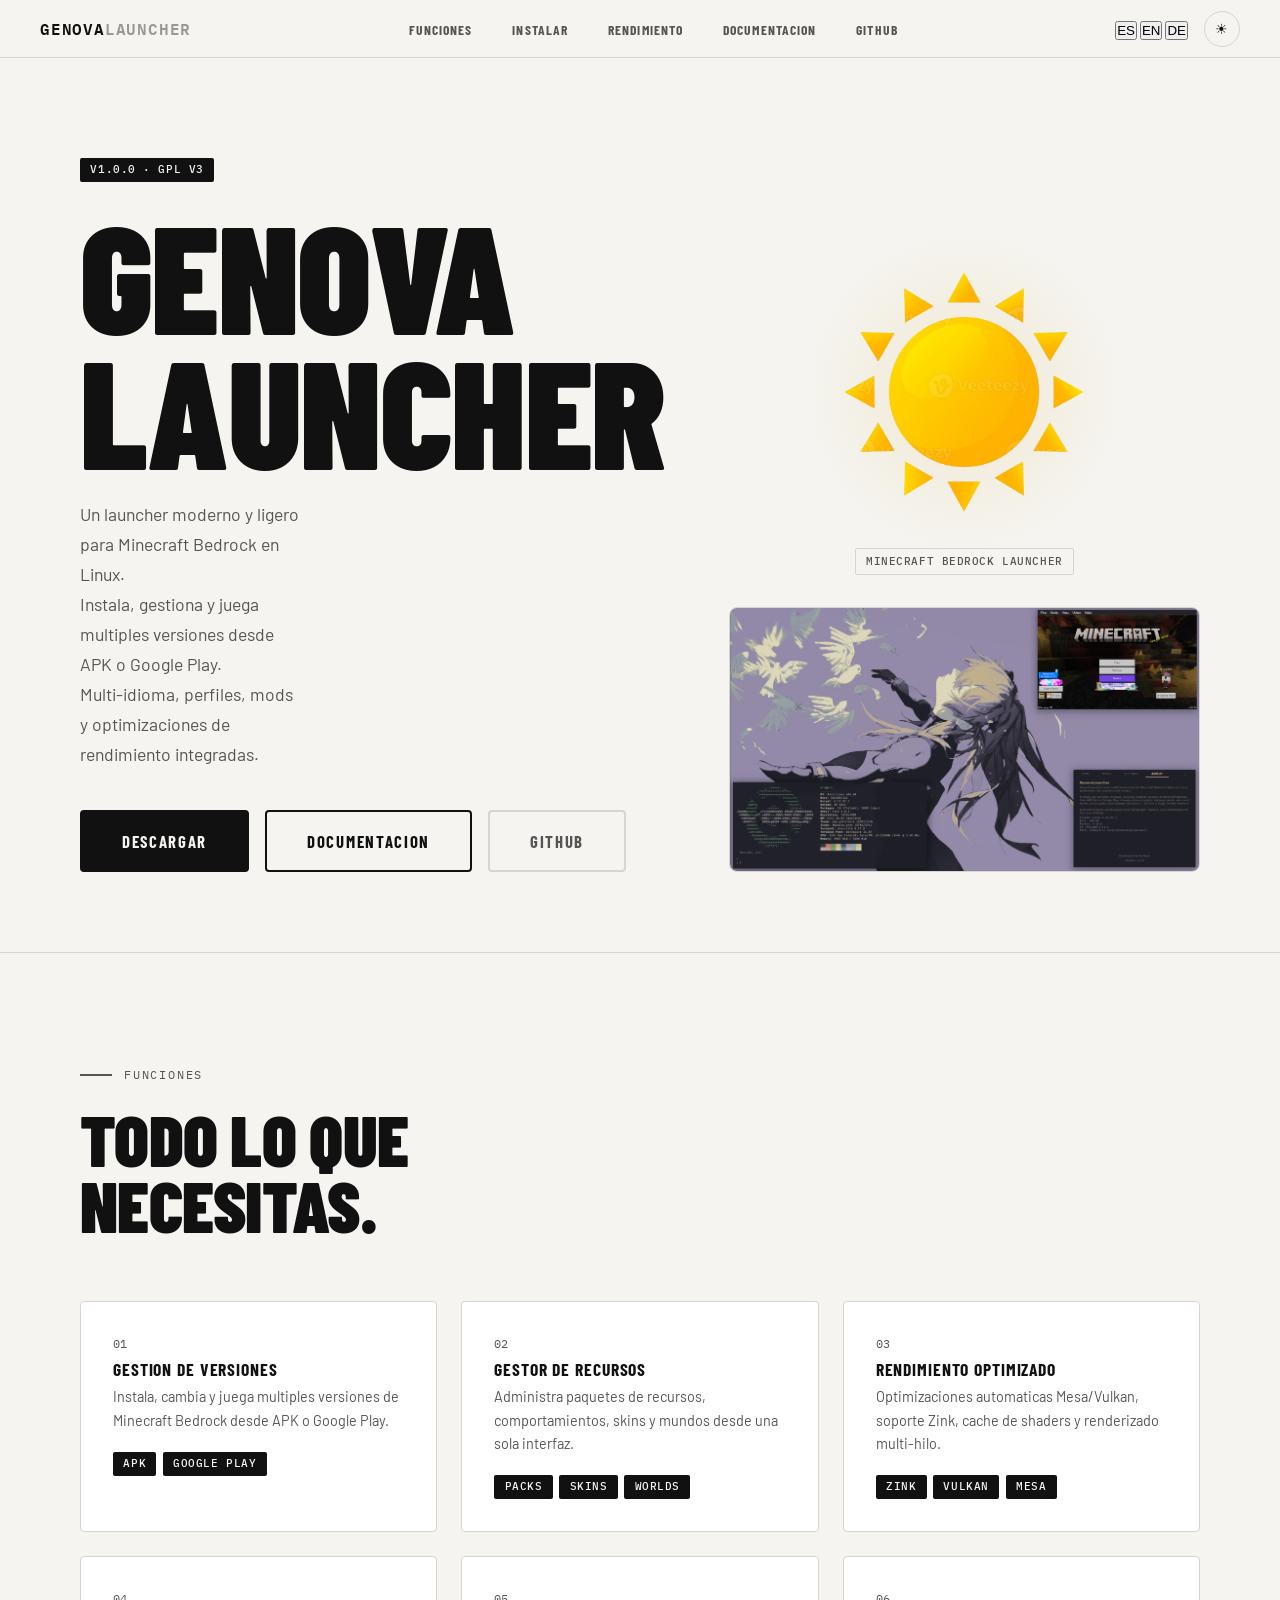
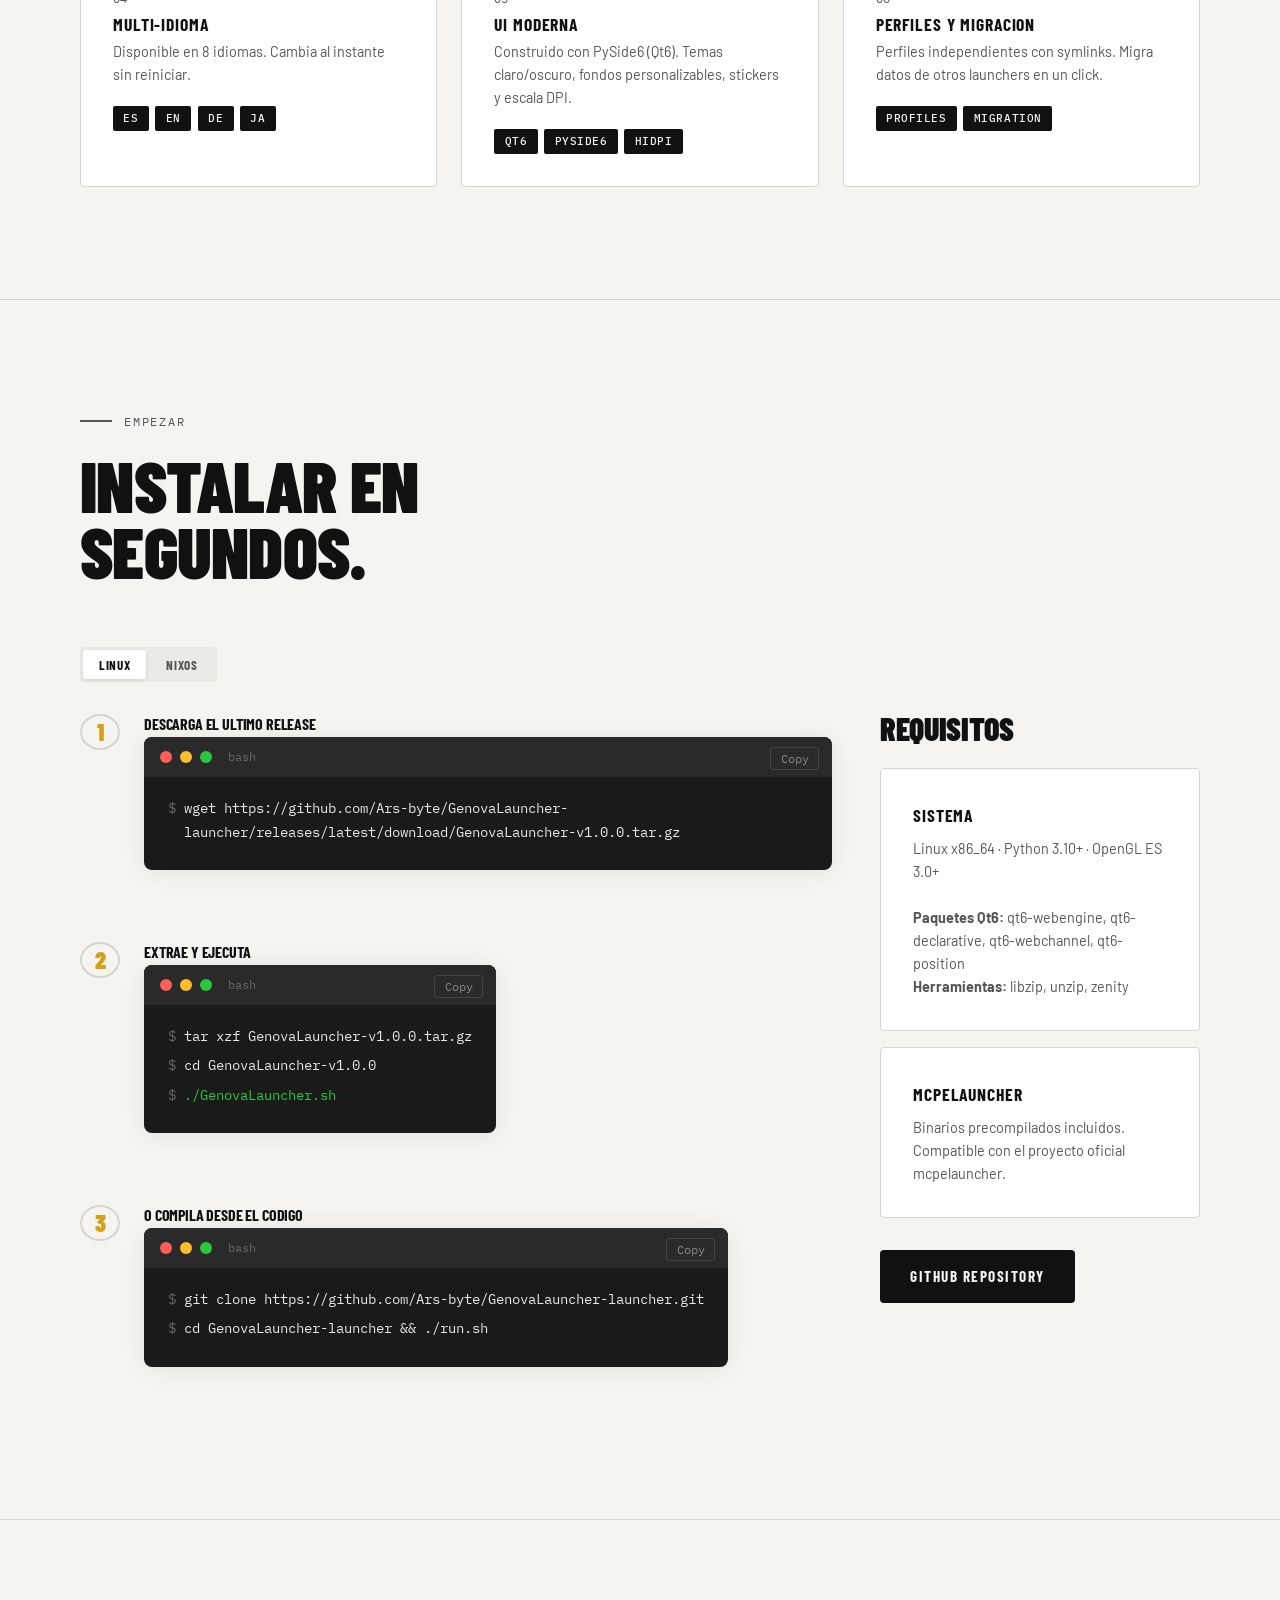
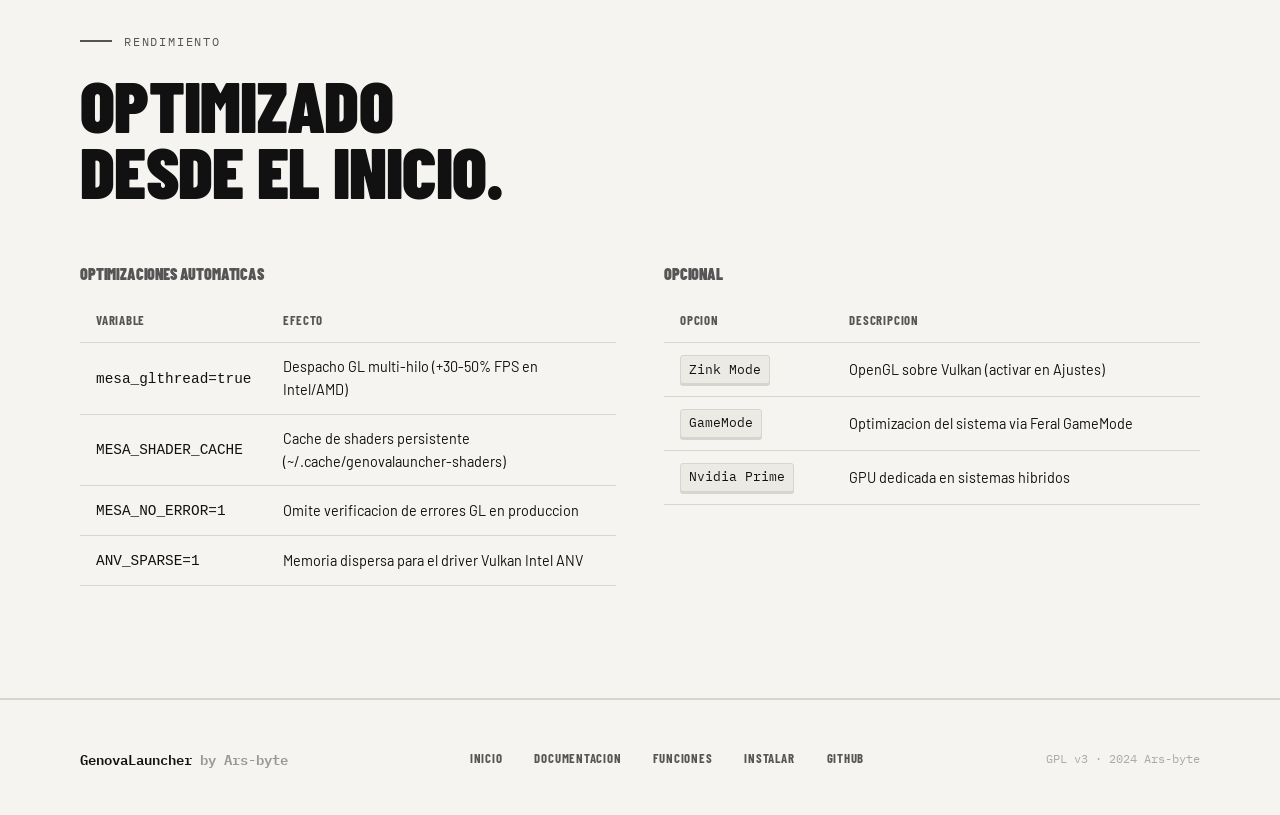
<file: index.html>
<!DOCTYPE html>
<html lang="es" data-theme="light">
<head>
  <meta charset="UTF-8" />
  <meta name="viewport" content="width=device-width, initial-scale=1.0" />
  <title>GenovaLauncher — Minecraft Bedrock Launcher for Linux</title>
  <meta name="description" content="A modern graphical launcher for Minecraft Bedrock Edition on Linux. Install, manage and play multiple versions from APK or Google Play." />
  <link rel="icon" type="image/png" href="assets/icon.png" />
  <link rel="stylesheet" href="css/base.css" />
  <link rel="stylesheet" href="css/components.css" />
  <link rel="stylesheet" href="css/layout.css" />
  <style>
    .hero__subtitle { font-size:1.1rem; color:var(--fg-muted); line-height:1.7; max-width:480px; margin: 1.5rem 0; }
    .features-grid { display: grid; grid-template-columns: repeat(3, 1fr); gap: 1.5rem; margin-top: 3rem; }
    .feature-block { background: var(--bg-card); border:1px solid var(--border); border-radius:var(--radius); padding:2rem; transition:all var(--transition); }
    .feature-block:hover { border-color: var(--fg); transform: translateY(-4px); box-shadow: var(--shadow); }
    .feature-block__num { font-family:'IBM Plex Mono',monospace; font-size:0.75rem; color:var(--fg-muted); margin-bottom:0.5rem; }
    .feature-block__title { font-family:'Barlow Condensed',sans-serif; font-weight:700; font-size:1.1rem; text-transform:uppercase; letter-spacing:0.05em; margin-bottom:0.5rem; }
    .feature-block__text { font-size:0.9rem; color:var(--fg-muted); line-height:1.6; margin-bottom:1rem; }
    .feature-block__tags { display:flex; flex-wrap:wrap; gap:0.4rem; }
    .install-grid { display: grid; grid-template-columns: 1fr 320px; gap: 3rem; margin-top: 2rem; }
    .install-steps { display: flex; flex-direction: column; gap: 2rem; }
    .install-step { display: flex; gap: 1.5rem; }
    .install-step__num { font-family:'Barlow Condensed',sans-serif; font-weight:900; font-size:1.5rem; min-width:40px; color:var(--accent); }
    .install-step h4 { font-size:1rem; margin-bottom:0.25rem; }
    .install-step p { font-size:0.9rem; color:var(--fg-muted); margin-bottom:0.75rem; }
    .controls-grid { display: grid; grid-template-columns: 1fr 1fr; gap: 3rem; margin-top: 2rem; }
    .hero__glow { position: relative; display: inline-block; }
    .hero__icon { width: 280px; height: 280px; border-radius: 20%; animation: float 4s ease-in-out infinite; }
    .hero__glow::after {
      content: ''; position: absolute; inset: -20px;
      background: radial-gradient(circle, var(--accent) 0%, transparent 70%);
      opacity: 0.15; border-radius: 50%; z-index: -1;
      animation: pulseGlow 3s ease-in-out infinite;
    }
    @keyframes float { 0%,100% { transform: translateY(0); } 50% { transform: translateY(-12px); } }
    @keyframes pulseGlow { 0%,100% { opacity: 0.1; transform: scale(1); } 50% { opacity: 0.25; transform: scale(1.15); } }
    [data-theme="dark"] .hero__glow::after { animation: pulseGlowDark 3s ease-in-out infinite; }
    @keyframes pulseGlowDark { 0%,100% { opacity: 0.18; transform: scale(1); } 50% { opacity: 0.4; transform: scale(1.2); } }
    @media (max-width:768px) { .features-grid,.install-grid,.controls-grid { grid-template-columns:1fr; } .hero__subtitle { max-width:100%; } .hero__icon { width:180px; height:180px; } }
  </style>
</head>
<body>

<nav class="nav" role="navigation">
  <a class="nav__logo" href="index.html">GENOVA<span>LAUNCHER</span></a>
  <ul class="nav__links" role="list">
    <li><a href="#features" data-i18n="nav.features">Features</a></li>
    <li><a href="#install" data-i18n="nav.install">Install</a></li>
    <li><a href="#controls" data-i18n="nav.controls">Performance</a></li>
    <li><a href="pages/docs.html" data-i18n="nav.docs">Docs</a></li>
    <li><a href="https://github.com/Ars-byte/GenovaLauncher-launcher" target="_blank" rel="noopener">GitHub</a></li>
  </ul>
  <div class="nav__actions">
    <div class="lang-switcher" role="group">
      <button class="lang-btn active" data-lang="es">ES</button>
      <button class="lang-btn" data-lang="en">EN</button>
      <button class="lang-btn" data-lang="de">DE</button>
    </div>
    <button class="theme-toggle" aria-label="Toggle theme">
      <span class="icon-sun">☀</span>
      <span class="icon-moon">☽</span>
    </button>
  </div>
</nav>

<main class="page">

<!-- HERO -->
<section class="hero section" id="home">
  <div class="container">
    <div class="hero__inner">
      <div class="hero__content">
        <div class="hero__tag"><span class="badge">v1.0.0 · GPL v3</span></div>
        <h1 class="display">GENOVA<br>LAUNCHER</h1>
        <p class="hero__subtitle" data-i18n="hero.sub">
          A modern, lightweight Minecraft Bedrock launcher for Linux.<br>
          Install, manage and play multiple versions from APK or Google Play.<br>
          Multi-language, profiles, mods, and performance optimizations built-in.
        </p>
        <div class="hero__actions">
          <a href="https://github.com/Ars-byte/GenovaLauncher-launcher/releases/latest" class="btn btn-primary btn-lg" data-i18n="hero.cta.download">Download</a>
          <a href="pages/docs.html" class="btn btn-outline btn-lg" data-i18n="hero.cta.docs">Documentation</a>
          <a href="https://github.com/Ars-byte/GenovaLauncher-launcher" target="_blank" class="btn btn-ghost btn-lg">GitHub</a>
        </div>
      </div>
      <div class="hero__visual" aria-hidden="true">
        <div class="hero__glow">
          <img src="assets/icon.png" alt="GenovaLauncher" class="hero__icon" />
        </div>
        <span class="badge badge-outline">Minecraft Bedrock Launcher</span>
        <img src="assets/preview.png" alt="GenovaLauncher Screenshot" style="max-width:100%; border-radius:8px; margin-top:1rem; border:1px solid var(--border);" />
      </div>
    </div>
  </div>
</section>

<hr class="divider" />

<!-- FEATURES -->
<section class="section" id="features">
  <div class="container">
    <div class="section-head">
      <p class="section-label" data-i18n="features.label">Features</p>
      <h2 class="section-title" data-i18n="features.title">Everything you<br>need to play.</h2>
    </div>
    <div class="features-grid">
      <div class="feature-block" data-reveal>
        <p class="feature-block__num">01</p>
        <h3 class="feature-block__title" data-i18n="features.f1.title">Version Management</h3>
        <p class="feature-block__text" data-i18n="features.f1.text">Install, switch and play multiple Minecraft Bedrock versions from APK files or Google Play. Automatic version detection and compatibility checking.</p>
        <div class="feature-block__tags"><span class="badge">APK</span><span class="badge">Google Play</span></div>
      </div>
      <div class="feature-block" data-reveal data-delay="0.1">
        <p class="feature-block__num">02</p>
        <h3 class="feature-block__title" data-i18n="features.f2.title">Resource Manager</h3>
        <p class="feature-block__text" data-i18n="features.f2.text">Manage resource packs, behavior packs, skins and worlds from a single interface. Import, export and organize your Minecraft content.</p>
        <div class="feature-block__tags"><span class="badge">Packs</span><span class="badge">Skins</span><span class="badge">Worlds</span></div>
      </div>
      <div class="feature-block" data-reveal data-delay="0.2">
        <p class="feature-block__num">03</p>
        <h3 class="feature-block__title" data-i18n="features.f3.title">Performance Optimized</h3>
        <p class="feature-block__text" data-i18n="features.f3.text">Automatic Mesa/Vulkan optimizations, Zink support, shader caching and multi-threaded rendering for smooth gameplay on any GPU.</p>
        <div class="feature-block__tags"><span class="badge">Zink</span><span class="badge">Vulkan</span><span class="badge">Mesa</span></div>
      </div>
      <div class="feature-block" data-reveal>
        <p class="feature-block__num">04</p>
        <h3 class="feature-block__title" data-i18n="features.f4.title">Multi-language</h3>
        <p class="feature-block__text" data-i18n="features.f4.text">Available in 8 languages: English, Spanish, German, French, Italian, Portuguese, Catalan and Japanese. Switch on the fly without restart.</p>
        <div class="feature-block__tags"><span class="badge">ES</span><span class="badge">EN</span><span class="badge">DE</span><span class="badge">JA</span></div>
      </div>
      <div class="feature-block" data-reveal data-delay="0.1">
        <p class="feature-block__num">05</p>
        <h3 class="feature-block__title" data-i18n="features.f5.title">Modern UI</h3>
        <p class="feature-block__text" data-i18n="features.f5.text">Built with PySide6 (Qt6). Light/dark themes, customizable wallpapers, watermark stickers, and DPI scaling for HiDPI displays.</p>
        <div class="feature-block__tags"><span class="badge">Qt6</span><span class="badge">PySide6</span><span class="badge">HiDPI</span></div>
      </div>
      <div class="feature-block" data-reveal data-delay="0.2">
        <p class="feature-block__num">06</p>
        <h3 class="feature-block__title" data-i18n="features.f6.title">Profiles & Migration</h3>
        <p class="feature-block__text" data-i18n="features.f6.text">Independent profiles with symlinks keep worlds and settings separate. Migrate data from other launchers in one click.</p>
        <div class="feature-block__tags"><span class="badge">Profiles</span><span class="badge">Migration</span></div>
      </div>
    </div>
  </div>
</section>

<hr class="divider" />

<!-- INSTALL -->
<section class="section" id="install">
  <div class="container">
    <div class="section-head">
      <p class="section-label" data-i18n="install.label">Get Started</p>
      <h2 class="section-title" data-i18n="install.title">Install in<br>seconds.</h2>
    </div>
    <div class="tabs" data-tabs="install-os" style="margin-bottom:2rem">
      <button class="tab-btn active" data-tab="linux">Linux</button>
      <button class="tab-btn" data-tab="nixos">NixOS</button>
    </div>
    <div class="install-grid">
      <div data-tab-panel="install-os" data-tab-id="linux">
      <div class="install-steps">
        <div class="install-step" data-reveal>
          <div class="install-step__num">1</div>
          <div class="install-step__content">
            <h4 data-i18n="install.step.download">Download the latest release</h4>
            <div class="terminal-wrap">
              <div class="terminal">
                <div class="terminal__bar"><div class="terminal__dot"></div><div class="terminal__dot"></div><div class="terminal__dot"></div><span class="terminal__title">bash</span></div>
                <div class="terminal__body" id="t-download">
                  <div class="terminal__line"><span class="terminal__prompt">$</span><span class="terminal__cmd">wget https://github.com/Ars-byte/GenovaLauncher-launcher/releases/latest/download/GenovaLauncher-v1.0.0.tar.gz</span></div>
                </div>
              </div>
              <button class="copy-btn" data-target="t-download">Copy</button>
            </div>
          </div>
        </div>
        <div class="install-step" data-reveal data-delay="0.1">
          <div class="install-step__num">2</div>
          <div class="install-step__content">
            <h4 data-i18n="install.step.extract">Extract and run</h4>
            <div class="terminal-wrap">
              <div class="terminal">
                <div class="terminal__bar"><div class="terminal__dot"></div><div class="terminal__dot"></div><div class="terminal__dot"></div><span class="terminal__title">bash</span></div>
                <div class="terminal__body" id="t-extract">
                  <div class="terminal__line"><span class="terminal__prompt">$</span><span class="terminal__cmd">tar xzf GenovaLauncher-v1.0.0.tar.gz</span></div>
                  <div class="terminal__line"><span class="terminal__prompt">$</span><span class="terminal__cmd">cd GenovaLauncher-v1.0.0</span></div>
                  <div class="terminal__line success"><span class="terminal__prompt">$</span><span class="terminal__cmd">./GenovaLauncher.sh</span></div>
                </div>
              </div>
              <button class="copy-btn" data-target="t-extract">Copy</button>
            </div>
          </div>
        </div>
        <div class="install-step" data-reveal data-delay="0.2">
          <div class="install-step__num">3</div>
          <div class="install-step__content">
            <h4 data-i18n="install.step.config">Or build from source</h4>
            <div class="terminal-wrap">
              <div class="terminal">
                <div class="terminal__bar"><div class="terminal__dot"></div><div class="terminal__dot"></div><div class="terminal__dot"></div><span class="terminal__title">bash</span></div>
                <div class="terminal__body" id="t-source">
                  <div class="terminal__line"><span class="terminal__prompt">$</span><span class="terminal__cmd">git clone https://github.com/Ars-byte/GenovaLauncher-launcher.git</span></div>
                  <div class="terminal__line"><span class="terminal__prompt">$</span><span class="terminal__cmd">cd GenovaLauncher-launcher && ./run.sh</span></div>
                </div>
              </div>
              <button class="copy-btn" data-target="t-source">Copy</button>
            </div>
          </div>
        </div>
      </div>
      </div>

      <!-- NIXOS -->
      <div data-tab-panel="install-os" data-tab-id="nixos" style="display:none">
      <div class="install-steps">
        <div class="install-step">
          <div class="install-step__num">1</div>
          <div class="install-step__content">
            <h4>Add GenovaLauncher to flake.nix</h4>
            <div class="terminal-wrap" style="margin-bottom:1rem">
              <div class="terminal">
                <div class="terminal__bar"><div class="terminal__dot"></div><div class="terminal__dot"></div><div class="terminal__dot"></div><span class="terminal__title">flake.nix</span></div>
                <div class="terminal__body" id="t-nix-input">
                  <div class="terminal__line"><span class="terminal__cmd">inputs = {</span></div>
                  <div class="terminal__line"><span class="terminal__cmd">&nbsp;&nbsp;genovalauncher.url = "github:Ars-byte/GenovaLauncher-launcher";</span></div>
                  <div class="terminal__line"><span class="terminal__cmd">};</span></div>
                </div>
              </div>
              <button class="copy-btn" data-target="t-nix-input">Copy</button>
            </div>
          </div>
        </div>
        <div class="install-step">
          <div class="install-step__num">2</div>
          <div class="install-step__content">
            <h4>Add to system packages</h4>
            <div class="terminal-wrap" style="margin-bottom:1rem">
              <div class="terminal">
                <div class="terminal__bar"><div class="terminal__dot"></div><div class="terminal__dot"></div><div class="terminal__dot"></div><span class="terminal__title">configuration.nix</span></div>
                <div class="terminal__body" id="t-nix-pkg">
                  <div class="terminal__line"><span class="terminal__cmd">environment.systemPackages = [</span></div>
                  <div class="terminal__line"><span class="terminal__cmd">&nbsp;&nbsp;inputs.genovalauncher.packages.${system}.default</span></div>
                  <div class="terminal__line"><span class="terminal__cmd">];</span></div>
                </div>
              </div>
              <button class="copy-btn" data-target="t-nix-pkg">Copy</button>
            </div>
          </div>
        </div>
        <div class="install-step">
          <div class="install-step__num">3</div>
          <div class="install-step__content">
            <h4>Rebuild and run</h4>
            <div class="terminal-wrap">
              <div class="terminal">
                <div class="terminal__bar"><div class="terminal__dot"></div><div class="terminal__dot"></div><div class="terminal__dot"></div><span class="terminal__title">bash</span></div>
                <div class="terminal__body" id="t-nix-rebuild">
                  <div class="terminal__line"><span class="terminal__prompt">$</span><span class="terminal__cmd">sudo nixos-rebuild switch</span></div>
                  <div class="terminal__line success"><span class="terminal__prompt">$</span><span class="terminal__cmd">genovalauncher</span></div>
                </div>
              </div>
              <button class="copy-btn" data-target="t-nix-rebuild">Copy</button>
            </div>
          </div>
        </div>
      </div>
      </div>
      <div data-reveal>
        <h3 class="section-title" style="font-size:2rem;margin-bottom:1.5rem" data-i18n="install.req.title">Requirements</h3>
        <div class="card" style="margin-bottom:1rem">
          <p class="card__title" data-i18n="install.req.deps">System</p>
          <p class="card__text" style="margin-top:0.5rem" data-i18n="install.req.deps.text">
            Linux x86_64 · Python 3.10+ · OpenGL ES 3.0+<br><br>
            <strong>Qt6 packages:</strong> qt6-webengine, qt6-declarative, qt6-webchannel, qt6-position<br>
            <strong>System tools:</strong> libzip, unzip, zenity
          </p>
        </div>
        <div class="card">
          <p class="card__title" data-i18n="install.req.mcpelauncher">mcpelauncher</p>
          <p class="card__text" style="margin-top:0.5rem" data-i18n="install.req.mcpelauncher.text">
            Pre-compiled binaries included. Compatible with the official mcpelauncher project.
          </p>
        </div>
        <div style="margin-top:2rem">
          <a href="https://github.com/Ars-byte/GenovaLauncher-launcher" target="_blank" class="btn btn-primary">GitHub Repository</a>
        </div>
      </div>
    </div>
  </div>
</section>

<hr class="divider" />

<!-- PERFORMANCE -->
<section class="section" id="controls">
  <div class="container">
    <div class="section-head">
      <p class="section-label" data-i18n="perf.label">Performance</p>
      <h2 class="section-title" data-i18n="perf.title">Optimized<br>out of the box.</h2>
    </div>
    <div class="controls-grid">
      <div>
        <h3 style="font-size:1rem;margin-bottom:1rem;color:var(--fg-muted)" data-i18n="perf.auto">AUTOMATIC OPTIMIZATIONS</h3>
        <div class="table-wrap">
          <table>
            <thead><tr><th data-i18n="table.var">Variable</th><th data-i18n="table.effect">Effect</th></tr></thead>
            <tbody>
              <tr><td><code>mesa_glthread=true</code></td><td data-i18n="perf.glthread">Multi-threaded GL dispatch (+30-50% FPS on Intel/AMD)</td></tr>
              <tr><td><code>MESA_SHADER_CACHE</code></td><td data-i18n="perf.cache">Persistent shader cache (~/.cache/genovalauncher-shaders)</td></tr>
              <tr><td><code>MESA_NO_ERROR=1</code></td><td data-i18n="perf.noerror">Skip GL error checking in release builds</td></tr>
              <tr><td><code>ANV_SPARSE=1</code></td><td data-i18n="perf.anv">Sparse memory for Intel ANV Vulkan driver</td></tr>
            </tbody>
          </table>
        </div>
      </div>
      <div>
        <h3 style="font-size:1rem;margin-bottom:1rem;color:var(--fg-muted)" data-i18n="perf.opt">OPTIONAL</h3>
        <div class="table-wrap">
          <table>
            <thead><tr><th data-i18n="table.opt">Option</th><th data-i18n="table.desc">Description</th></tr></thead>
            <tbody>
              <tr><td><kbd>Zink Mode</kbd></td><td data-i18n="perf.zink">OpenGL over Vulkan (enable in Settings)</td></tr>
              <tr><td><kbd>GameMode</kbd></td><td data-i18n="perf.gamemode">System performance tuning via Feral GameMode</td></tr>
              <tr><td><kbd>Nvidia Prime</kbd></td><td data-i18n="perf.prime">Dedicated GPU on hybrid systems</td></tr>
            </tbody>
          </table>
        </div>
      </div>
    </div>
  </div>
</section>

<hr class="divider" />

<footer class="footer">
  <div class="container">
    <div class="footer__inner">
      <div class="footer__brand">GenovaLauncher <span style="opacity:0.4">by Ars-byte</span></div>
      <div class="footer__links">
        <a href="index.html" data-i18n="nav.home">Home</a>
        <a href="pages/docs.html" data-i18n="nav.docs">Docs</a>
        <a href="#features" data-i18n="nav.features">Features</a>
        <a href="#install" data-i18n="nav.install">Install</a>
        <a href="https://github.com/Ars-byte/GenovaLauncher-launcher" target="_blank">GitHub</a>
      </div>
      <p class="footer__copy">GPL v3 · 2024 Ars-byte</p>
    </div>
  </div>
</footer>

</main>
<script src="js/app.js"></script>
</body>
</html>
</file>
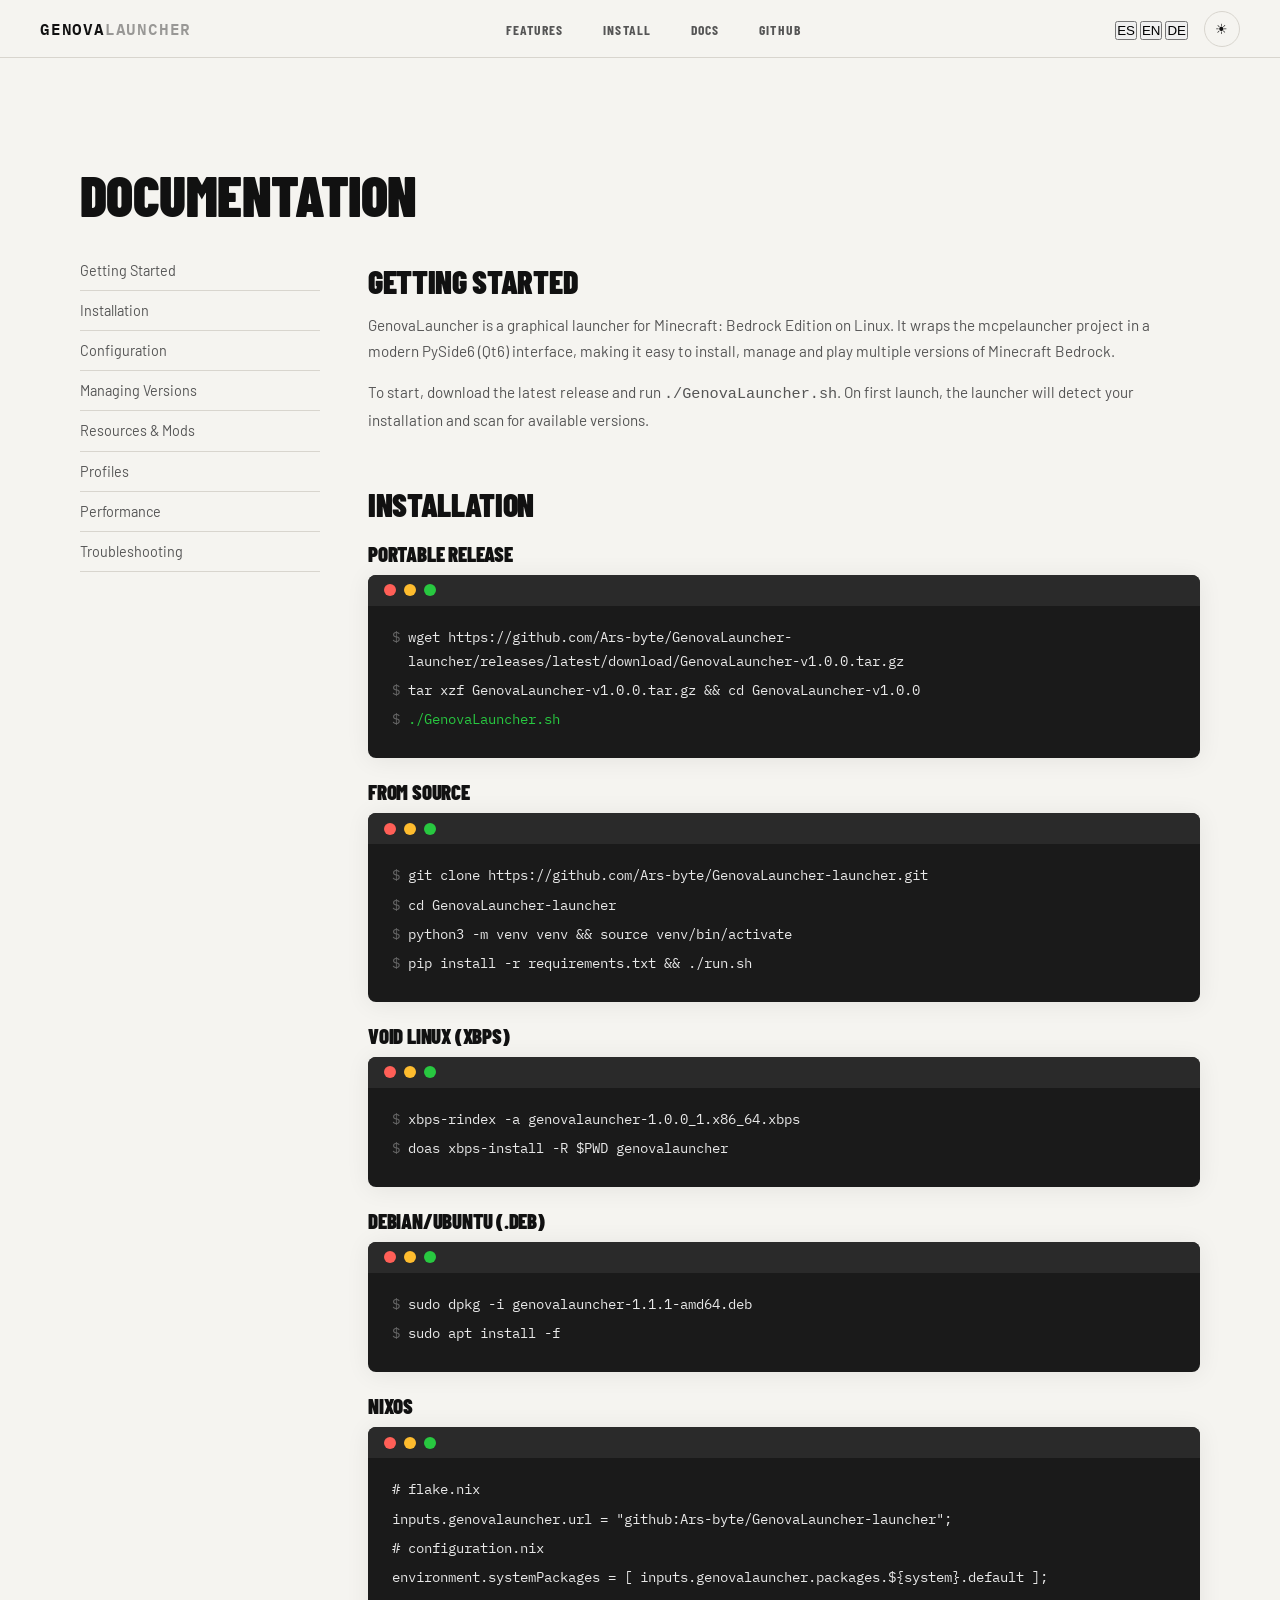
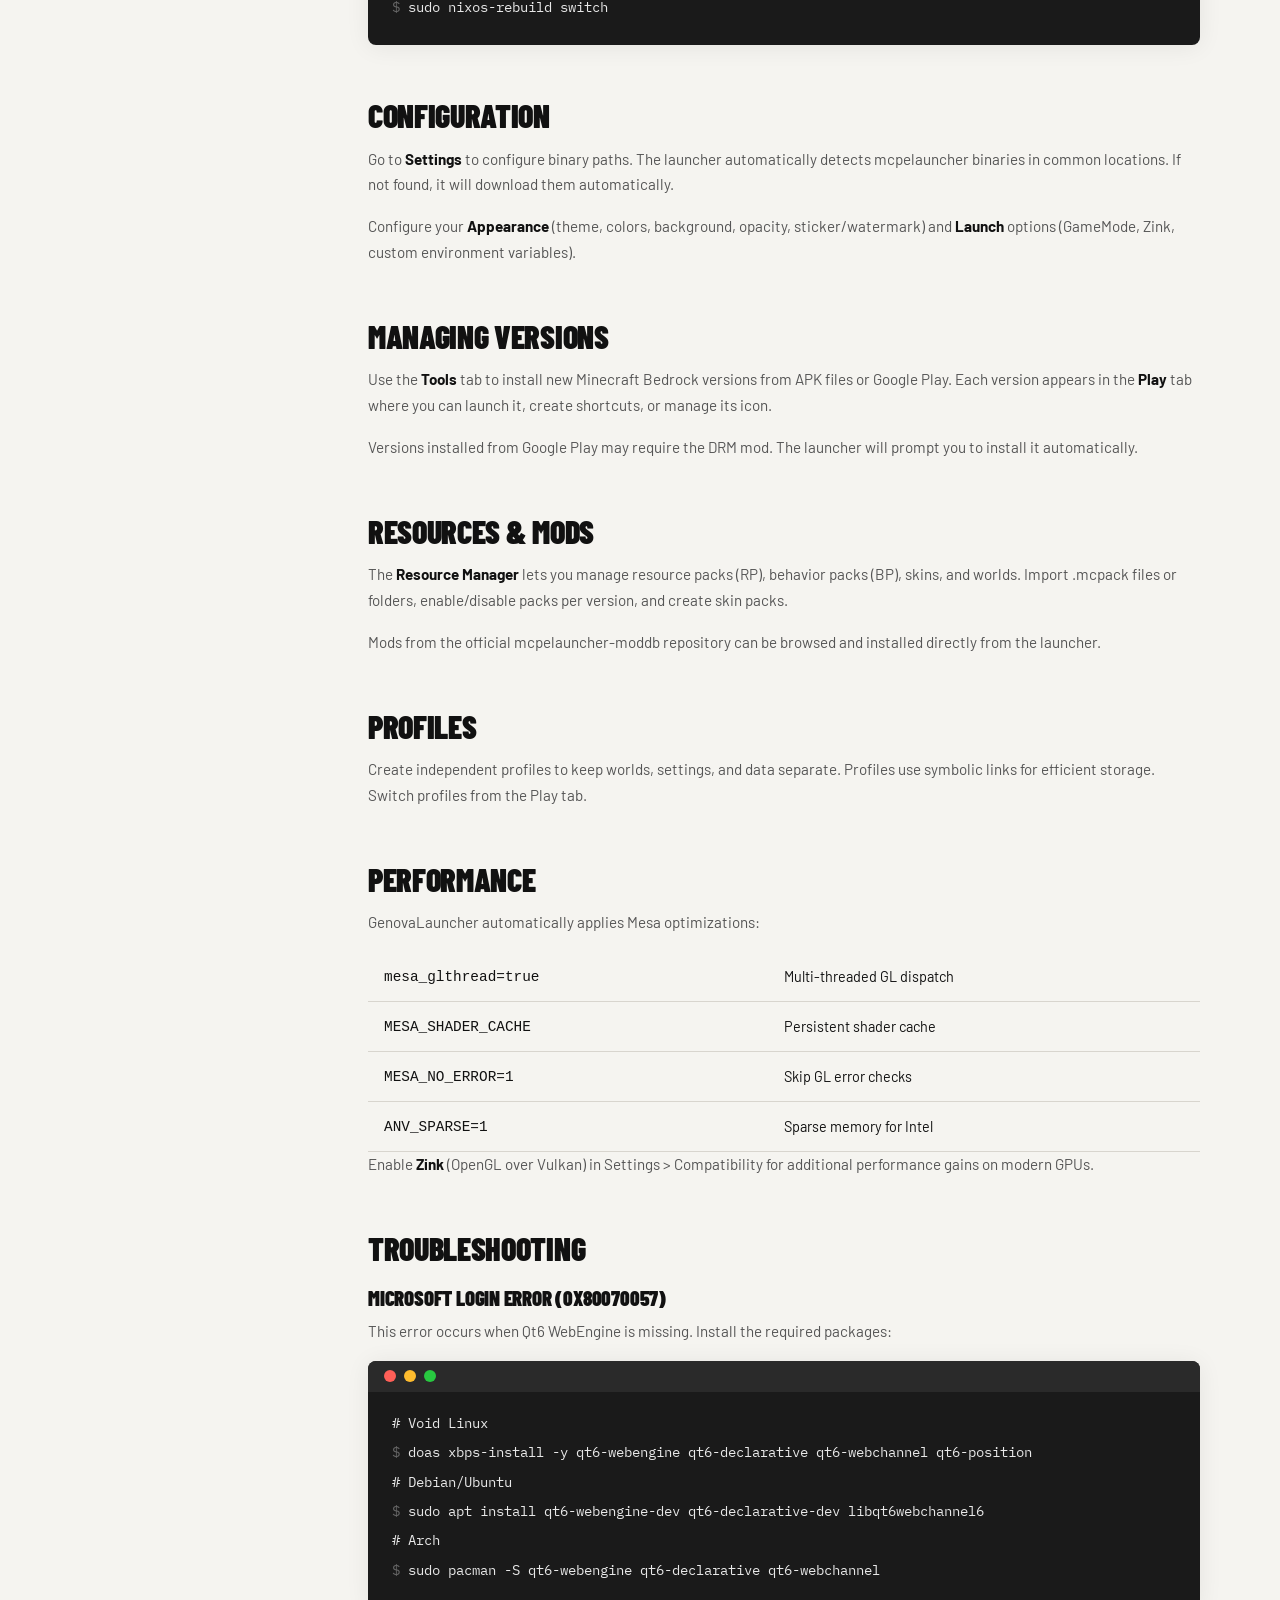
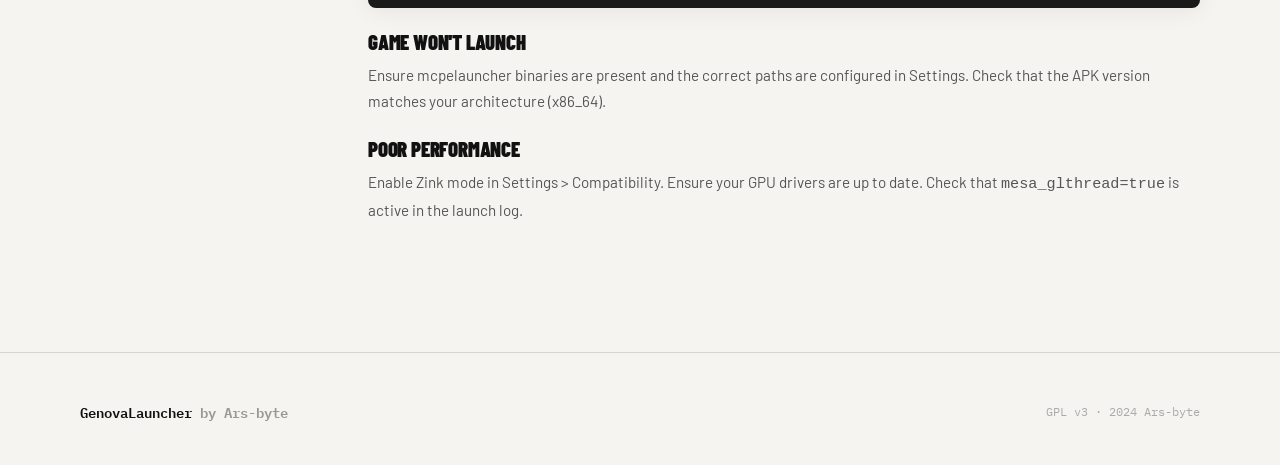
<file: pages/docs.html>
<!DOCTYPE html>
<html lang="en" data-theme="light">
<head>
  <meta charset="UTF-8" />
  <meta name="viewport" content="width=device-width, initial-scale=1.0" />
  <title>Docs — GenovaLauncher</title>
  <link rel="icon" type="image/png" href="../assets/icon.png" />
  <link rel="stylesheet" href="../css/base.css" />
  <link rel="stylesheet" href="../css/components.css" />
  <link rel="stylesheet" href="../css/layout.css" />
  <style>
    .docs-layout { display: grid; grid-template-columns: 240px 1fr; gap: 3rem; margin-top: 2rem; }
    .docs-nav { position: sticky; top: 80px; }
    .docs-nav a { display: block; padding: 0.5rem 0; color: var(--fg-muted); font-size:0.9rem; border-bottom:1px solid var(--border); }
    .docs-nav a:hover { color: var(--fg); }
    .docs-content h2 { font-size: 2rem; margin: 2.5rem 0 1rem; }
    .docs-content h3 { font-size: 1.3rem; margin: 1.5rem 0 0.75rem; }
    .docs-content p { color: var(--fg-muted); margin-bottom: 1rem; line-height: 1.7; }
    @media (max-width:768px) { .docs-layout { grid-template-columns:1fr; } .docs-nav { position:static; margin-bottom:2rem; } }
  </style>
</head>
<body>
<nav class="nav">
  <a class="nav__logo" href="../index.html">GENOVA<span>LAUNCHER</span></a>
  <ul class="nav__links">
    <li><a href="../index.html#features">Features</a></li>
    <li><a href="../index.html#install">Install</a></li>
    <li><a href="docs.html">Docs</a></li>
    <li><a href="https://github.com/Ars-byte/GenovaLauncher-launcher" target="_blank">GitHub</a></li>
  </ul>
  <div class="nav__actions">
    <div class="lang-switcher" role="group">
      <button class="lang-btn active" data-lang="es">ES</button>
      <button class="lang-btn" data-lang="en">EN</button>
      <button class="lang-btn" data-lang="de">DE</button>
    </div>
    <button class="theme-toggle" aria-label="Toggle theme">
      <span class="icon-sun">☀</span>
      <span class="icon-moon">☽</span>
    </button>
  </div>
</nav>

<main class="page">
<section class="section">
  <div class="container">
    <h1 class="display" style="font-size:3.5rem;margin-bottom:1rem">Documentation</h1>
    <div class="docs-layout">
      <nav class="docs-nav">
        <a href="#getting-started">Getting Started</a>
        <a href="#installation">Installation</a>
        <a href="#configuration">Configuration</a>
        <a href="#versions">Managing Versions</a>
        <a href="#resources">Resources & Mods</a>
        <a href="#profiles">Profiles</a>
        <a href="#performance">Performance</a>
        <a href="#troubleshooting">Troubleshooting</a>
      </nav>
      <div class="docs-content">
        <h2 id="getting-started">Getting Started</h2>
        <p>GenovaLauncher is a graphical launcher for Minecraft: Bedrock Edition on Linux. It wraps the mcpelauncher project in a modern PySide6 (Qt6) interface, making it easy to install, manage and play multiple versions of Minecraft Bedrock.</p>
        <p>To start, download the latest release and run <code>./GenovaLauncher.sh</code>. On first launch, the launcher will detect your installation and scan for available versions.</p>

        <h2 id="installation">Installation</h2>
        <h3>Portable Release</h3>
        <div class="terminal-wrap" style="margin-bottom:1.5rem">
          <div class="terminal">
            <div class="terminal__bar"><div class="terminal__dot"></div><div class="terminal__dot"></div><div class="terminal__dot"></div></div>
            <div class="terminal__body">
              <div class="terminal__line"><span class="terminal__prompt">$</span><span class="terminal__cmd">wget https://github.com/Ars-byte/GenovaLauncher-launcher/releases/latest/download/GenovaLauncher-v1.0.0.tar.gz</span></div>
              <div class="terminal__line"><span class="terminal__prompt">$</span><span class="terminal__cmd">tar xzf GenovaLauncher-v1.0.0.tar.gz && cd GenovaLauncher-v1.0.0</span></div>
              <div class="terminal__line success"><span class="terminal__prompt">$</span><span class="terminal__cmd">./GenovaLauncher.sh</span></div>
            </div>
          </div>
        </div>

        <h3>From Source</h3>
        <div class="terminal-wrap" style="margin-bottom:1.5rem">
          <div class="terminal">
            <div class="terminal__bar"><div class="terminal__dot"></div><div class="terminal__dot"></div><div class="terminal__dot"></div></div>
            <div class="terminal__body">
              <div class="terminal__line"><span class="terminal__prompt">$</span><span class="terminal__cmd">git clone https://github.com/Ars-byte/GenovaLauncher-launcher.git</span></div>
              <div class="terminal__line"><span class="terminal__prompt">$</span><span class="terminal__cmd">cd GenovaLauncher-launcher</span></div>
              <div class="terminal__line"><span class="terminal__prompt">$</span><span class="terminal__cmd">python3 -m venv venv && source venv/bin/activate</span></div>
              <div class="terminal__line"><span class="terminal__prompt">$</span><span class="terminal__cmd">pip install -r requirements.txt && ./run.sh</span></div>
            </div>
          </div>
        </div>

        <h3>Void Linux (xbps)</h3>
        <div class="terminal-wrap" style="margin-bottom:1.5rem">
          <div class="terminal">
            <div class="terminal__bar"><div class="terminal__dot"></div><div class="terminal__dot"></div><div class="terminal__dot"></div></div>
            <div class="terminal__body">
              <div class="terminal__line"><span class="terminal__prompt">$</span><span class="terminal__cmd">xbps-rindex -a genovalauncher-1.0.0_1.x86_64.xbps</span></div>
              <div class="terminal__line"><span class="terminal__prompt">$</span><span class="terminal__cmd">doas xbps-install -R $PWD genovalauncher</span></div>
            </div>
          </div>
        </div>
        <h3>Debian/Ubuntu (.deb)</h3>
        <div class="terminal-wrap" style="margin-bottom:1.5rem">
          <div class="terminal">
            <div class="terminal__bar"><div class="terminal__dot"></div><div class="terminal__dot"></div><div class="terminal__dot"></div></div>
            <div class="terminal__body">
              <div class="terminal__line"><span class="terminal__prompt">$</span><span class="terminal__cmd">sudo dpkg -i genovalauncher-1.1.1-amd64.deb</span></div>
              <div class="terminal__line"><span class="terminal__prompt">$</span><span class="terminal__cmd">sudo apt install -f</span></div>
            </div>
          </div>
        </div>

        <h3>NixOS</h3>
        <div class="terminal-wrap" style="margin-bottom:1.5rem">
          <div class="terminal">
            <div class="terminal__bar"><div class="terminal__dot"></div><div class="terminal__dot"></div><div class="terminal__dot"></div></div>
            <div class="terminal__body">
              <div class="terminal__line"><span class="terminal__cmd"># flake.nix</span></div>
              <div class="terminal__line"><span class="terminal__cmd">inputs.genovalauncher.url = "github:Ars-byte/GenovaLauncher-launcher";</span></div>
              <div class="terminal__line"><span class="terminal__cmd"># configuration.nix</span></div>
              <div class="terminal__line"><span class="terminal__cmd">environment.systemPackages = [ inputs.genovalauncher.packages.${system}.default ];</span></div>
              <div class="terminal__line"><span class="terminal__prompt">$</span><span class="terminal__cmd">sudo nixos-rebuild switch</span></div>
            </div>
          </div>
        </div>

        <h2 id="configuration">Configuration</h2>
        <p>Go to <strong>Settings</strong> to configure binary paths. The launcher automatically detects mcpelauncher binaries in common locations. If not found, it will download them automatically.</p>
        <p>Configure your <strong>Appearance</strong> (theme, colors, background, opacity, sticker/watermark) and <strong>Launch</strong> options (GameMode, Zink, custom environment variables).</p>

        <h2 id="versions">Managing Versions</h2>
        <p>Use the <strong>Tools</strong> tab to install new Minecraft Bedrock versions from APK files or Google Play. Each version appears in the <strong>Play</strong> tab where you can launch it, create shortcuts, or manage its icon.</p>
        <p>Versions installed from Google Play may require the DRM mod. The launcher will prompt you to install it automatically.</p>

        <h2 id="resources">Resources & Mods</h2>
        <p>The <strong>Resource Manager</strong> lets you manage resource packs (RP), behavior packs (BP), skins, and worlds. Import .mcpack files or folders, enable/disable packs per version, and create skin packs.</p>
        <p>Mods from the official mcpelauncher-moddb repository can be browsed and installed directly from the launcher.</p>

        <h2 id="profiles">Profiles</h2>
        <p>Create independent profiles to keep worlds, settings, and data separate. Profiles use symbolic links for efficient storage. Switch profiles from the Play tab.</p>

        <h2 id="performance">Performance</h2>
        <p>GenovaLauncher automatically applies Mesa optimizations:</p>
        <table>
          <tr><td><code>mesa_glthread=true</code></td><td>Multi-threaded GL dispatch</td></tr>
          <tr><td><code>MESA_SHADER_CACHE</code></td><td>Persistent shader cache</td></tr>
          <tr><td><code>MESA_NO_ERROR=1</code></td><td>Skip GL error checks</td></tr>
          <tr><td><code>ANV_SPARSE=1</code></td><td>Sparse memory for Intel</td></tr>
        </table>
        <p>Enable <strong>Zink</strong> (OpenGL over Vulkan) in Settings > Compatibility for additional performance gains on modern GPUs.</p>

        <h2 id="troubleshooting">Troubleshooting</h2>
        <h3>Microsoft Login Error (0x80070057)</h3>
        <p>This error occurs when Qt6 WebEngine is missing. Install the required packages:</p>
        <div class="terminal-wrap">
          <div class="terminal">
            <div class="terminal__bar"><div class="terminal__dot"></div><div class="terminal__dot"></div><div class="terminal__dot"></div></div>
            <div class="terminal__body">
              <div class="terminal__line"><span class="terminal__cmd"># Void Linux</span></div>
              <div class="terminal__line"><span class="terminal__prompt">$</span><span class="terminal__cmd">doas xbps-install -y qt6-webengine qt6-declarative qt6-webchannel qt6-position</span></div>
              <div class="terminal__line"><span class="terminal__cmd"># Debian/Ubuntu</span></div>
              <div class="terminal__line"><span class="terminal__prompt">$</span><span class="terminal__cmd">sudo apt install qt6-webengine-dev qt6-declarative-dev libqt6webchannel6</span></div>
              <div class="terminal__line"><span class="terminal__cmd"># Arch</span></div>
              <div class="terminal__line"><span class="terminal__prompt">$</span><span class="terminal__cmd">sudo pacman -S qt6-webengine qt6-declarative qt6-webchannel</span></div>
            </div>
          </div>
        </div>

        <h3>Game won't launch</h3>
        <p>Ensure mcpelauncher binaries are present and the correct paths are configured in Settings. Check that the APK version matches your architecture (x86_64).</p>

        <h3>Poor performance</h3>
        <p>Enable Zink mode in Settings > Compatibility. Ensure your GPU drivers are up to date. Check that <code>mesa_glthread=true</code> is active in the launch log.</p>
      </div>
    </div>
  </div>
</section>
</main>

<footer class="footer">
  <div class="container">
    <div class="footer__inner">
      <div class="footer__brand">GenovaLauncher <span style="opacity:0.4">by Ars-byte</span></div>
      <p class="footer__copy">GPL v3 · 2024 Ars-byte</p>
    </div>
  </div>
</footer>
<script src="../js/app.js"></script>
</body>
</html>
</file>
<file: css/base.css>
/* ========================================
   BASE.CSS — Variables, Reset, Typography
   GenovaLauncher Website
   ======================================== */

@import url('https://fonts.googleapis.com/css2?family=Barlow+Condensed:wght@400;700;900&family=IBM+Plex+Mono:wght@400;500;600&family=Barlow:wght@300;400;500&display=swap');

:root {
  --bg:        #f5f4f0;
  --bg-alt:    #eceae4;
  --bg-card:   #ffffff;
  --fg:        #111111;
  --fg-muted:  #555555;
  --fg-faint:  #aaaaaa;
  --accent:    #d4a017;
  --accent-inv:#ffffff;
  --border:    #d8d5ce;
  --tag-bg:    #111111;
  --tag-fg:    #f5f4f0;
  --code-bg:   #1a1a1a;
  --code-fg:   #e8e8e8;
  --shadow:    0 2px 24px rgba(0,0,0,0.07);
  --radius:    4px;
  --transition:0.25s cubic-bezier(.4,0,.2,1);
}

[data-theme="dark"] {
  --bg:        #111111;
  --bg-alt:    #1a1a1a;
  --bg-card:   #1e1e1e;
  --fg:        #f0ede6;
  --fg-muted:  #999999;
  --fg-faint:  #444444;
  --accent:    #f0c040;
  --accent-inv:#111111;
  --border:    #2e2e2e;
  --tag-bg:    #f0ede6;
  --tag-fg:    #111111;
  --code-bg:   #0a0a0a;
  --code-fg:   #d4cfbf;
  --shadow:    0 2px 24px rgba(0,0,0,0.4);
}

*, *::before, *::after { box-sizing: border-box; margin: 0; padding: 0; }

html { scroll-behavior: smooth; font-size: 16px; }

body {
  font-family: 'Barlow', sans-serif;
  font-weight: 400;
  background-color: var(--bg);
  color: var(--fg);
  line-height: 1.6;
  transition: background-color var(--transition), color var(--transition);
  overflow-x: hidden;
}

h1, h2, h3, h4 {
  font-family: 'Barlow Condensed', sans-serif;
  font-weight: 900;
  text-transform: uppercase;
  letter-spacing: -0.01em;
  line-height: 0.92;
}

.display {
  font-size: clamp(4rem, 12vw, 10rem);
  line-height: 0.88;
}

.section-title {
  font-size: clamp(2rem, 6vw, 4.5rem);
}

a { color: inherit; text-decoration: none; }
img { display: block; max-width: 100%; }
ul { list-style: none; }

::-webkit-scrollbar { width: 6px; }
::-webkit-scrollbar-track { background: var(--bg); }
::-webkit-scrollbar-thumb { background: var(--border); border-radius: 3px; }

::selection { background: var(--fg); color: var(--bg); }
</file>
<file: css/components.css>
/* ========================================
   COMPONENTS.CSS — Reusable UI Components
   CMUS++ Website
   ======================================== */

/* ---- Navigation ---- */
.nav {
  position: fixed;
  top: 0; left: 0; right: 0;
  z-index: 100;
  display: flex;
  align-items: center;
  justify-content: space-between;
  padding: 0 2.5rem;
  height: 58px;
  background: var(--bg);
  border-bottom: 1px solid var(--border);
  transition: background var(--transition), border-color var(--transition);
}

.nav__logo {
  font-family: 'IBM Plex Mono', monospace;
  font-weight: 600;
  font-size: 1rem;
  letter-spacing: 0.05em;
  text-transform: uppercase;
}

.nav__logo span {
  opacity: 0.4;
}

.nav__links {
  display: flex;
  gap: 2.5rem;
  align-items: center;
}

.nav__links a {
  font-family: 'Barlow Condensed', sans-serif;
  font-weight: 700;
  font-size: 0.85rem;
  text-transform: uppercase;
  letter-spacing: 0.08em;
  color: var(--fg-muted);
  transition: color var(--transition);
  position: relative;
}

.nav__links a::after {
  content: '';
  position: absolute;
  bottom: -3px;
  left: 0; right: 0;
  height: 2px;
  background: var(--fg);
  transform: scaleX(0);
  transition: transform 0.2s ease;
  transform-origin: left;
}

.nav__links a:hover { color: var(--fg); }
.nav__links a:hover::after { transform: scaleX(1); }
.nav__links a.active { color: var(--fg); }
.nav__links a.active::after { transform: scaleX(1); }

.nav__actions {
  display: flex;
  align-items: center;
  gap: 1rem;
}

/* ---- Theme Toggle ---- */
.theme-toggle {
  background: none;
  border: 1px solid var(--border);
  border-radius: 50%;
  width: 36px; height: 36px;
  cursor: pointer;
  display: flex;
  align-items: center;
  justify-content: center;
  color: var(--fg);
  transition: all var(--transition);
  font-size: 0.9rem;
}

.theme-toggle:hover {
  background: var(--fg);
  color: var(--bg);
  border-color: var(--fg);
}

/* ---- Buttons ---- */
.btn {
  display: inline-flex;
  align-items: center;
  gap: 0.5rem;
  padding: 0.75rem 1.75rem;
  font-family: 'Barlow Condensed', sans-serif;
  font-weight: 700;
  font-size: 0.95rem;
  text-transform: uppercase;
  letter-spacing: 0.1em;
  cursor: pointer;
  border: 2px solid transparent;
  border-radius: var(--radius);
  transition: all var(--transition);
  white-space: nowrap;
}

.btn-primary {
  background: var(--fg);
  color: var(--bg);
  border-color: var(--fg);
}
.btn-primary:hover {
  background: transparent;
  color: var(--fg);
}

.btn-outline {
  background: transparent;
  color: var(--fg);
  border-color: var(--fg);
}
.btn-outline:hover {
  background: var(--fg);
  color: var(--bg);
}

.btn-ghost {
  background: transparent;
  color: var(--fg-muted);
  border-color: var(--border);
}
.btn-ghost:hover {
  color: var(--fg);
  border-color: var(--fg);
}

.btn-sm {
  padding: 0.5rem 1.2rem;
  font-size: 0.82rem;
}

.btn-lg {
  padding: 1rem 2.5rem;
  font-size: 1.05rem;
}

/* ---- Tag / Badge ---- */
.badge {
  display: inline-block;
  padding: 0.2rem 0.65rem;
  font-family: 'IBM Plex Mono', monospace;
  font-size: 0.7rem;
  font-weight: 500;
  text-transform: uppercase;
  letter-spacing: 0.05em;
  background: var(--tag-bg);
  color: var(--tag-fg);
  border-radius: 2px;
}

.badge-outline {
  background: transparent;
  color: var(--fg-muted);
  border: 1px solid var(--border);
}

/* ---- Terminal Block ---- */
.terminal {
  background: var(--code-bg);
  color: var(--code-fg);
  border-radius: 8px;
  overflow: hidden;
  font-family: 'IBM Plex Mono', monospace;
  font-size: 0.875rem;
  line-height: 1.7;
  box-shadow: var(--shadow);
}

.terminal__bar {
  background: #2a2a2a;
  padding: 0.6rem 1rem;
  display: flex;
  align-items: center;
  gap: 0.5rem;
}

.terminal__dot {
  width: 12px; height: 12px;
  border-radius: 50%;
}

.terminal__dot:nth-child(1) { background: #ff5f57; }
.terminal__dot:nth-child(2) { background: #febc2e; }
.terminal__dot:nth-child(3) { background: #28c840; }

.terminal__title {
  margin-left: 0.5rem;
  font-size: 0.75rem;
  color: #666;
  font-family: 'IBM Plex Mono', monospace;
}

.terminal__body {
  padding: 1.25rem 1.5rem;
}

.terminal__line {
  display: flex;
  align-items: flex-start;
  gap: 0.5rem;
  margin-bottom: 0.35rem;
}

.terminal__prompt { color: #666; user-select: none; }
.terminal__cmd { color: #e8e8e8; }
.terminal__comment { color: #555; font-style: italic; }

.terminal__line.success .terminal__cmd { color: #28c840; }
.terminal__line.info .terminal__cmd    { color: #7ec8e3; }

/* Copy button on terminal */
.terminal-wrap { position: relative; }
.copy-btn {
  position: absolute;
  top: 0.6rem;
  right: 0.8rem;
  background: transparent;
  border: 1px solid #444;
  color: #888;
  font-family: 'IBM Plex Mono', monospace;
  font-size: 0.72rem;
  padding: 0.2rem 0.6rem;
  border-radius: 3px;
  cursor: pointer;
  transition: all 0.2s;
}
.copy-btn:hover { color: #e8e8e8; border-color: #888; }

/* ---- Feature Card ---- */
.card {
  background: var(--bg-card);
  border: 1px solid var(--border);
  border-radius: var(--radius);
  padding: 2rem;
  transition: all var(--transition);
}

.card:hover {
  border-color: var(--fg);
  transform: translateY(-2px);
  box-shadow: var(--shadow);
}

.card__icon {
  font-size: 1.5rem;
  margin-bottom: 1rem;
  display: block;
}

.card__title {
  font-family: 'Barlow Condensed', sans-serif;
  font-weight: 700;
  font-size: 1.1rem;
  text-transform: uppercase;
  letter-spacing: 0.05em;
  margin-bottom: 0.5rem;
}

.card__text {
  font-size: 0.9rem;
  color: var(--fg-muted);
  line-height: 1.6;
}

/* ---- Key Shortcut ---- */
kbd {
  display: inline-block;
  padding: 0.2rem 0.5rem;
  font-family: 'IBM Plex Mono', monospace;
  font-size: 0.8rem;
  background: var(--bg-alt);
  border: 1px solid var(--border);
  border-radius: 3px;
  box-shadow: 0 2px 0 var(--border);
  color: var(--fg);
  vertical-align: middle;
}

/* ---- Divider ---- */
.divider {
  border: none;
  border-top: 1px solid var(--border);
  margin: 0;
}

/* ---- Pill tabs ---- */
.tabs {
  display: flex;
  gap: 0.25rem;
  background: var(--bg-alt);
  border-radius: 4px;
  padding: 3px;
  width: fit-content;
}

.tab-btn {
  background: transparent;
  border: none;
  padding: 0.4rem 1rem;
  font-family: 'Barlow Condensed', sans-serif;
  font-weight: 700;
  font-size: 0.82rem;
  text-transform: uppercase;
  letter-spacing: 0.05em;
  color: var(--fg-muted);
  border-radius: 3px;
  cursor: pointer;
  transition: all 0.2s;
}
.tab-btn:hover { color: var(--fg); }
.tab-btn.active {
  background: var(--bg-card);
  color: var(--fg);
  box-shadow: 0 1px 4px rgba(0,0,0,0.1);
}

/* ---- Table ---- */
.table-wrap {
  overflow-x: auto;
}

table {
  width: 100%;
  border-collapse: collapse;
  font-size: 0.9rem;
}

th, td {
  padding: 0.75rem 1rem;
  text-align: left;
  border-bottom: 1px solid var(--border);
}

th {
  font-family: 'Barlow Condensed', sans-serif;
  font-weight: 700;
  font-size: 0.8rem;
  text-transform: uppercase;
  letter-spacing: 0.06em;
  color: var(--fg-muted);
}

tr:hover td { background: var(--bg-alt); }

/* ---- Toast ---- */
.toast {
  position: fixed;
  bottom: 2rem;
  right: 2rem;
  background: var(--fg);
  color: var(--bg);
  font-family: 'IBM Plex Mono', monospace;
  font-size: 0.8rem;
  padding: 0.6rem 1.2rem;
  border-radius: 4px;
  opacity: 0;
  transform: translateY(8px);
  transition: all 0.25s;
  pointer-events: none;
  z-index: 999;
}
.toast.show {
  opacity: 1;
  transform: translateY(0);
}

/* ---- Mobile Nav Hamburger ---- */
.nav__burger {
  display: none;
  flex-direction: column;
  gap: 5px;
  background: none;
  border: none;
  cursor: pointer;
  padding: 4px;
}
.nav__burger span {
  display: block;
  width: 22px; height: 2px;
  background: var(--fg);
  border-radius: 2px;
  transition: all 0.25s;
}

@media (max-width: 768px) {
  .nav__links {
    display: none;
    position: absolute;
    top: 58px; left: 0; right: 0;
    background: var(--bg);
    border-bottom: 1px solid var(--border);
    flex-direction: column;
    gap: 0;
    padding: 0.5rem 0;
  }
  .nav__links.open { display: flex; }
  .nav__links a {
    padding: 0.75rem 2.5rem;
    font-size: 1rem;
  }
  .nav__links a::after { display: none; }
  .nav__burger { display: flex; }
}
</file>
<file: css/layout.css>
/* ========================================
   LAYOUT.CSS — Page & Section Layouts
   CMUS++ Website
   ======================================== */

/* ---- Container ---- */
.container {
  max-width: 1200px;
  margin: 0 auto;
  padding: 0 2.5rem;
}

.container-sm {
  max-width: 800px;
  margin: 0 auto;
  padding: 0 2.5rem;
}

/* ---- Page wrapper ---- */
.page {
  padding-top: 58px; /* nav height */
}

/* ---- Section ---- */
.section {
  padding: 7rem 0;
}

.section-sm {
  padding: 4rem 0;
}

.section-head {
  margin-bottom: 4rem;
}

.section-label {
  font-family: 'IBM Plex Mono', monospace;
  font-size: 0.75rem;
  text-transform: uppercase;
  letter-spacing: 0.15em;
  color: var(--fg-muted);
  display: flex;
  align-items: center;
  gap: 0.75rem;
  margin-bottom: 1.25rem;
}

.section-label::before {
  content: '';
  width: 32px;
  height: 2px;
  background: var(--fg-muted);
  display: inline-block;
}

/* ---- Hero Section ---- */
.hero {
  padding: 6rem 0 5rem;
  position: relative;
  overflow: hidden;
}

.hero__inner {
  display: grid;
  grid-template-columns: 1fr auto;
  gap: 4rem;
  align-items: end;
}

.hero__tag {
  margin-bottom: 1.5rem;
}

.hero__subtitle {
  margin-top: 2rem;
  display: grid;
  grid-template-columns: 1fr 1fr;
  gap: 0.5rem 2rem;
}

.hero__subtitle p {
  font-family: 'Barlow Condensed', sans-serif;
  font-weight: 700;
  font-size: 0.9rem;
  text-transform: uppercase;
  letter-spacing: 0.06em;
  color: var(--fg-muted);
}

.hero__actions {
  margin-top: 2.5rem;
  display: flex;
  gap: 1rem;
  flex-wrap: wrap;
}

.hero__visual {
  display: flex;
  flex-direction: column;
  align-items: center;
  gap: 1rem;
}

.hero__ascii {
  font-family: 'IBM Plex Mono', monospace;
  font-size: 0.55rem;
  line-height: 1.2;
  color: var(--fg-faint);
  white-space: pre;
  transition: color var(--transition);
}
.hero__ascii:hover { color: var(--fg-muted); }

/* ---- Features Grid ---- */
.features-grid {
  display: grid;
  grid-template-columns: repeat(3, 1fr);
  gap: 1.5rem;
}

.feature-block {
  padding: 2.5rem 2rem;
  border: 1px solid var(--border);
  position: relative;
  transition: all var(--transition);
}

.feature-block::before {
  content: '';
  position: absolute;
  top: 0; left: 0; right: 0;
  height: 3px;
  background: var(--fg);
  transform: scaleX(0);
  transform-origin: left;
  transition: transform 0.3s ease;
}

.feature-block:hover::before { transform: scaleX(1); }
.feature-block:hover {
  background: var(--bg-alt);
}

.feature-block__num {
  font-family: 'IBM Plex Mono', monospace;
  font-size: 0.75rem;
  color: var(--fg-faint);
  margin-bottom: 1.5rem;
}

.feature-block__title {
  font-size: 1.3rem;
  margin-bottom: 0.75rem;
}

.feature-block__text {
  font-size: 0.9rem;
  color: var(--fg-muted);
  line-height: 1.65;
}

.feature-block__tags {
  margin-top: 1.25rem;
  display: flex;
  flex-wrap: wrap;
  gap: 0.4rem;
}

/* ---- Install Section ---- */
.install-grid {
  display: grid;
  grid-template-columns: 1fr 1fr;
  gap: 4rem;
  align-items: start;
}

.install-steps {
  counter-reset: steps;
}

.install-step {
  display: flex;
  gap: 1.5rem;
  margin-bottom: 2.5rem;
}

.install-step__num {
  counter-increment: steps;
  flex-shrink: 0;
  width: 36px; height: 36px;
  border: 2px solid var(--border);
  border-radius: 50%;
  display: flex;
  align-items: center;
  justify-content: center;
  font-family: 'IBM Plex Mono', monospace;
  font-size: 0.8rem;
  font-weight: 600;
  color: var(--fg-muted);
}

.install-step__content h4 {
  font-size: 1rem;
  font-weight: 700;
  margin-bottom: 0.5rem;
  line-height: 1.2;
}

.install-step__content p {
  font-size: 0.9rem;
  color: var(--fg-muted);
  margin-bottom: 0.75rem;
}

/* ---- Controls Table Section ---- */
.controls-grid {
  display: grid;
  grid-template-columns: 1fr 1fr;
  gap: 3rem;
}

/* ---- Themes Showcase ---- */
.themes-preview {
  display: grid;
  grid-template-columns: repeat(3, 1fr);
  gap: 1rem;
  margin-top: 2.5rem;
}

.theme-card {
  border: 2px solid var(--border);
  border-radius: 4px;
  overflow: hidden;
  cursor: pointer;
  transition: all var(--transition);
}

.theme-card:hover {
  border-color: var(--fg);
  transform: scale(1.02);
}

.theme-card__preview {
  height: 80px;
  padding: 0.75rem;
  font-family: 'IBM Plex Mono', monospace;
  font-size: 0.6rem;
  line-height: 1.4;
}

.theme-card__name {
  padding: 0.5rem 0.75rem;
  font-family: 'Barlow Condensed', sans-serif;
  font-size: 0.85rem;
  font-weight: 700;
  text-transform: uppercase;
  letter-spacing: 0.05em;
  border-top: 1px solid var(--border);
  background: var(--bg-card);
  color: var(--fg);
}

/* ---- Footer ---- */
.footer {
  border-top: 1px solid var(--border);
  padding: 3rem 0;
}

.footer__inner {
  display: flex;
  justify-content: space-between;
  align-items: center;
  gap: 2rem;
}

.footer__brand {
  font-family: 'IBM Plex Mono', monospace;
  font-size: 0.85rem;
  font-weight: 600;
}

.footer__links {
  display: flex;
  gap: 2rem;
}

.footer__links a {
  font-family: 'Barlow Condensed', sans-serif;
  font-weight: 700;
  font-size: 0.8rem;
  text-transform: uppercase;
  letter-spacing: 0.06em;
  color: var(--fg-muted);
  transition: color var(--transition);
}
.footer__links a:hover { color: var(--fg); }

.footer__copy {
  font-family: 'IBM Plex Mono', monospace;
  font-size: 0.75rem;
  color: var(--fg-faint);
}

/* ---- Docs layout ---- */
.docs-layout {
  display: grid;
  grid-template-columns: 220px 1fr;
  gap: 4rem;
  align-items: start;
}

.docs-sidebar {
  position: sticky;
  top: 80px;
}

.docs-nav-section {
  margin-bottom: 2rem;
}

.docs-nav-section__title {
  font-family: 'IBM Plex Mono', monospace;
  font-size: 0.7rem;
  text-transform: uppercase;
  letter-spacing: 0.12em;
  color: var(--fg-faint);
  margin-bottom: 0.75rem;
}

.docs-nav-section a {
  display: block;
  padding: 0.35rem 0;
  font-size: 0.9rem;
  color: var(--fg-muted);
  transition: color var(--transition);
  border-left: 2px solid transparent;
  padding-left: 0.75rem;
  transition: all 0.2s;
}

.docs-nav-section a:hover { color: var(--fg); }
.docs-nav-section a.active {
  color: var(--fg);
  border-left-color: var(--fg);
}

.docs-content h2 {
  font-size: clamp(1.5rem, 4vw, 2.5rem);
  margin-bottom: 1rem;
  margin-top: 3.5rem;
  padding-top: 1rem;
}

.docs-content h2:first-child { margin-top: 0; }

.docs-content h3 {
  font-size: 1.2rem;
  margin-bottom: 0.75rem;
  margin-top: 2rem;
}

.docs-content p {
  font-size: 0.95rem;
  line-height: 1.7;
  color: var(--fg-muted);
  margin-bottom: 1rem;
}

.docs-content p strong { color: var(--fg); }

.docs-content ul {
  list-style: none;
  margin-bottom: 1.25rem;
}

.docs-content ul li {
  padding: 0.3rem 0;
  font-size: 0.95rem;
  color: var(--fg-muted);
  padding-left: 1rem;
  position: relative;
}

.docs-content ul li::before {
  content: '—';
  position: absolute;
  left: 0;
  color: var(--fg-faint);
}

/* ---- Responsive ---- */
@media (max-width: 1024px) {
  .features-grid { grid-template-columns: 1fr 1fr; }
  .install-grid { grid-template-columns: 1fr; }
  .controls-grid { grid-template-columns: 1fr; }
  .docs-layout { grid-template-columns: 1fr; }
  .docs-sidebar { position: static; }
}

@media (max-width: 768px) {
  .container { padding: 0 1.25rem; }
  .container-sm { padding: 0 1.25rem; }
  .section { padding: 4rem 0; }
  .features-grid { grid-template-columns: 1fr; }
  .themes-preview { grid-template-columns: 1fr 1fr; }
  .hero__inner { grid-template-columns: 1fr; }
  .hero__visual { display: none; }
  .hero__subtitle { grid-template-columns: 1fr; }
  .footer__inner { flex-direction: column; text-align: center; }
  .footer__links { flex-wrap: wrap; justify-content: center; }
}
</file>
